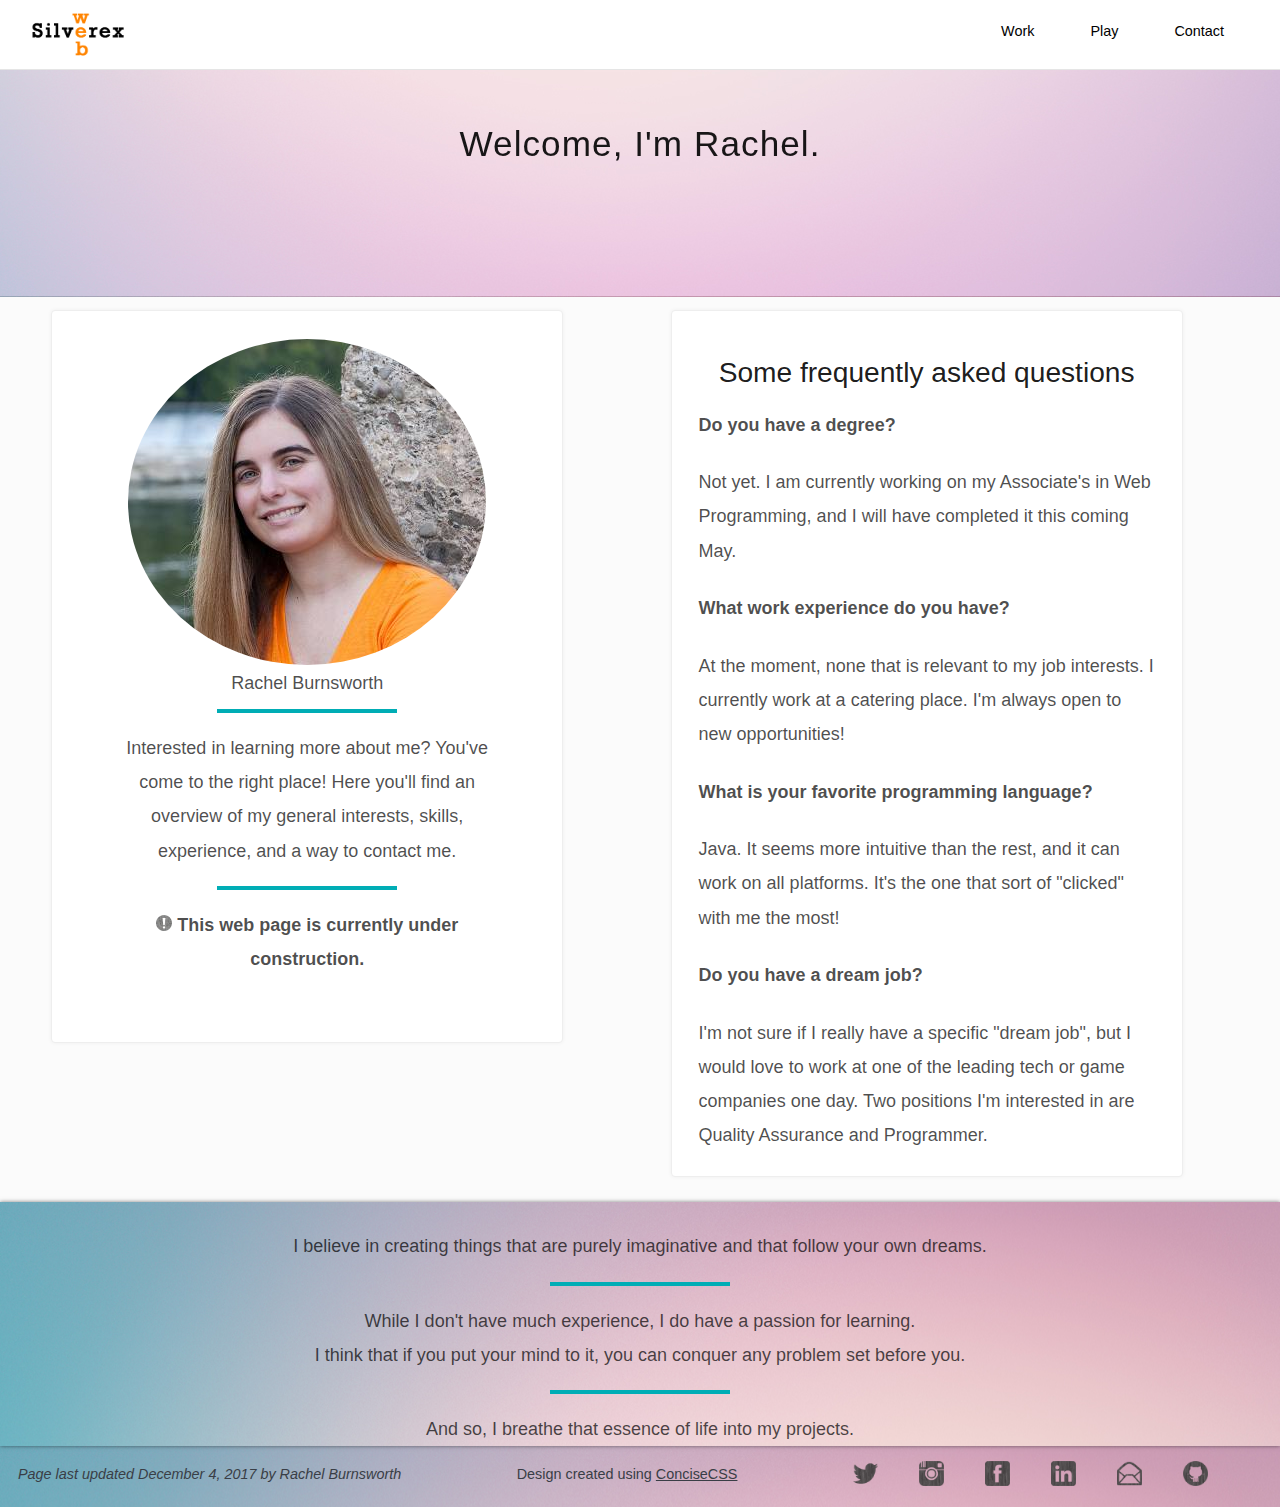
<file: index.html>
<!DOCTYPE html>
<html>
<head>
	<link rel="stylesheet" href="styles.css" type="text/css">
	<meta charset="UTF-8">
	<meta name="viewport" content="width=device-width">
	<meta name="description" content="Rachel Burnsworth is an upcoming developer with a strong desire to learn and improve.">
	<meta name="keywords" content="portfolio, rachel burnsworth, work, freelance">
	<link rel="shortcut icon" href="assets/icon.png">
	<title>Silverex</title>
</head>

<body>
	
	<nav class="navigation navigation__primary headroom--top">
		<a href="index.html"><img src="assets/silverex.png" id="navimg"></a>

		<ul class="navigation-links">
			<li class="navigation-item"><a href="work.html">Work</a></li>
			<li class="navigation-item"><a href="play.html">Play</a></li>
			<li class="navigation-item"><a href="contact.html">Contact</a></li>
		</ul>
	</nav>
	
	<header class="masthead masthead--third">	
	<h1 class="masthead__title">Welcome, I'm Rachel.</h1>
	</header>

	<!-- <div id="contentholder"> -->
	<div class="card">
		<img src="assets/photo.png" id="mainpicture" alt="photo of rachel">
		<p class="card-content">Rachel Burnsworth</p>

		<div class="card-content" style="margin-bottom: 0;">
			<hr style="width: 10rem; margin-top: .5rem;">
			<p class="card-content">Interested in learning more about me? You've come to the right place! Here you'll find an overview of my general interests, skills, experience, and a way to contact me.</p>
			<hr style="width: 10rem;">
			<p class="question"><img src="assets/warning-2-16.png"> This web page is currently under construction.</p><br><br>
		</div>

	</div>

	<div class="card">
		<h3>Some frequently asked questions</h3>
		<p class="question">Do you have a degree?</p>
			<p>Not yet. I am currently working on my Associate's in Web Programming, and I will have completed it this coming May.</p>
		<p class="question">What work experience do you have?</p>
			<p>At the moment, none that is relevant to my job interests. I currently work at a catering place. I'm always open to new opportunities!</p>
		<p class="question">What is your favorite programming language?</p>
			<p>Java. It seems more intuitive than the rest, and it can work on all platforms. It's the one that sort of "clicked" with me the most!</p>
		<p class="question">Do you have a dream job?</p>
			<p>I'm not sure if I really have a specific "dream job", but I would love to work at one of the leading tech or game companies one day. Two positions I'm interested in are Quality Assurance and Programmer.</p>
	</div>

	<div class="bottomcard">
		<div class="card-content">
		
			<p class="card-content">I believe in creating things that are purely imaginative and that follow your own dreams.</p>
			<hr style="width: 10rem">
			<p class="card-content">While I don't have much experience, I do have a passion for learning.</p>
			<p class="card-content">I think that if you put your mind to it, you can conquer any problem set before you.</p>
			<hr style="width: 10rem">
			<p class="card-content">And so, I breathe that essence of life into my projects.</p>
		</div>
	</div>

<!-- </div> -->

<footer>
	<p style="font-style: italic;" id="lastupdated">Page last updated December 4, 2017 by Rachel Burnsworth</p>
	<p>Design created using <a href="http://concisecss.com">ConciseCSS</a>
	<div id="socialicons">
		<li class="socialicon"><a href="http://twitter.com/rachilver"><img src="assets/twitter-32.png"></a></li>
		<li class="socialicon"><a href="http://instagram.com/rachilver"><img src="assets/instagram-32.png"></a></li>
		<li class="socialicon"><a href="https://www.facebook.com/profile.php?id=100012812177992"><img src="assets/facebook-3-32.png"></a></li>
		<li class="socialicon"><a href="http://linkedin.com/in/rachelburnsworth"><img src="assets/linkedin-3-32.png"></a></li>
		<li class="socialicon"><a href="mailto:rachel.livelife25@gmail.com"><img src="assets/email-32.png"></a></li>
		<li class="socialicon"><a href="https://github.com/silverex"><img src="assets/github-9-32.png"></a></li>
	</div>
</footer>

</body>
</html>
</file>
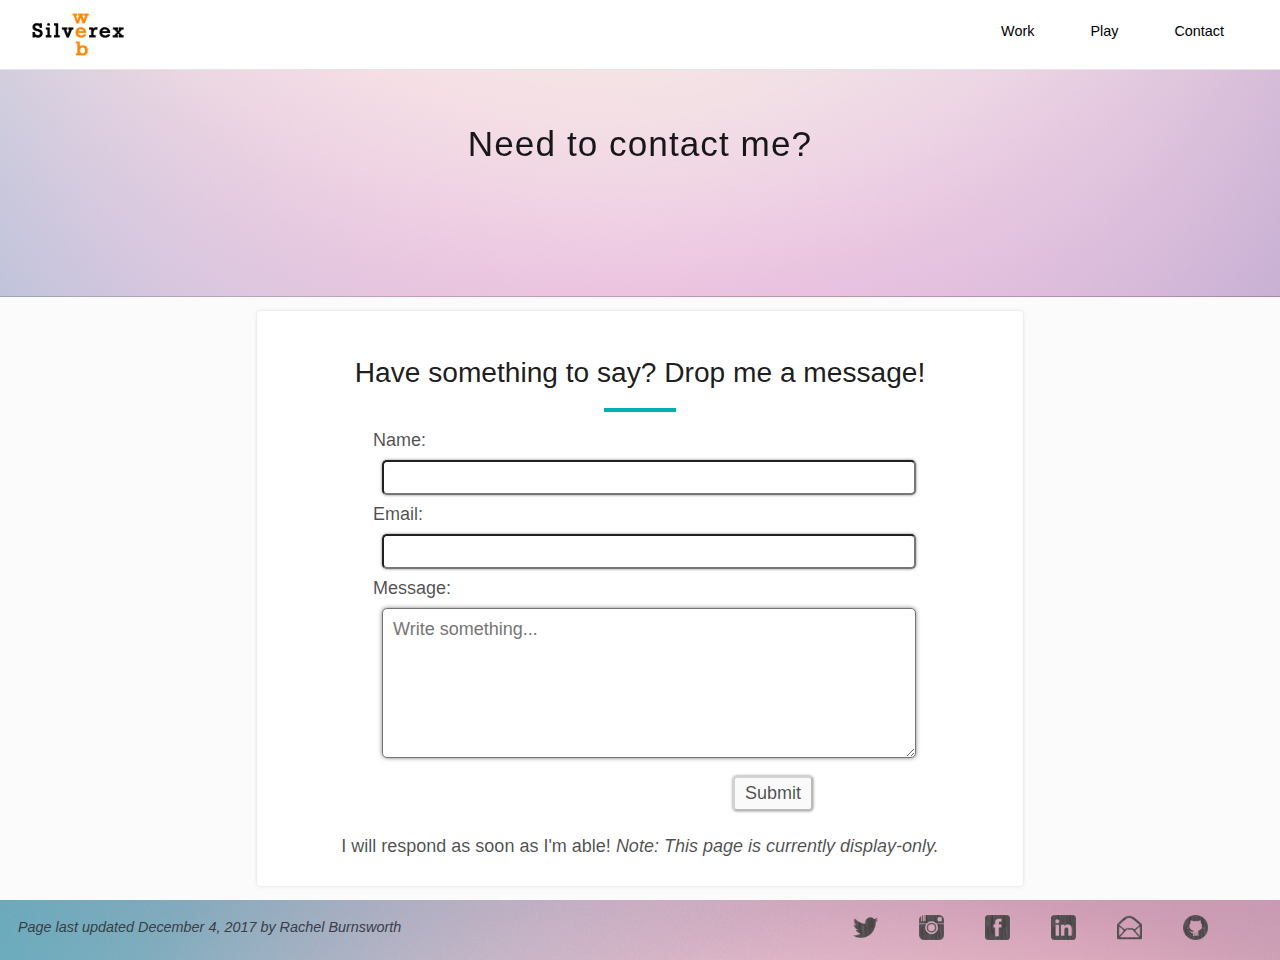
<file: contact.html>
<!DOCTYPE html>
<html>
<head>
	<link rel="stylesheet" href="styles.css" type="text/css">
	<meta charset="UTF-8">
	<meta name="viewport" content="width=device-width">
	<link rel="shortcut icon" href="assets/icon.png">
	<title>Silverex - Contact</title>
</head>

<body>
	
	<nav class="navigation navigation__primary headroom--top">

		<a href="index.html"><img src="assets/silverex.png" id="navimg"></a>

		<ul class="navigation-links">
			<li class="navigation-item"><a href="work.html">Work</a></li>
			<li class="navigation-item"><a href="play.html">Play</a></li>
			<li class="navigation-item"><a href="contact.html">Contact</a></li>
		</ul>
	</nav>
	
	<header class="masthead masthead--third">	
	<h1 class="masthead__title">Need to contact me?</h1>
	</header>
	<div class="contactcard">
	<div id="contactform">
	<h3>Have something to say? Drop me a message!</h3>
	<hr>
		<form class="inputform" action="action.php">
			<label>Name: <input type="text"></label>
			<label>Email: <input type="email"></label>
			<label>Message: <textarea placeholder="Write something..."></textarea></label>
			<input type="button" value="Submit" disabled style="width: 80px;">
		</form>
		<p style="text-align: center;">I will respond as soon as I'm able! <span style="font-style:italic">Note: This page is currently display-only.</span></p>
	</div>
	</div>
	<footer>
<p style="font-style: italic;">Page last updated December 4, 2017 by Rachel Burnsworth</p>
	<div id="socialicons">
			<li class="socialicon"><a href="http://twitter.com/rachilver"><img src="assets/twitter-32.png"></a></li>
			<li class="socialicon"><a href="http://instagram.com/rachilver"><img src="assets/instagram-32.png"></a></li>
			<li class="socialicon"><a href="https://www.facebook.com/profile.php?id=100012812177992"><img src="assets/facebook-3-32.png"></a></li>
			<li class="socialicon"><a href="http://linkedin.com/in/rachelburnsworth"><img src="assets/linkedin-3-32.png"></a></li>
			<li class="socialicon"><a href="mailto:rachel.livelife25@gmail.com"><img src="assets/email-32.png"></a></li>
			<li class="socialicon"><a href="https://github.com/silverex"><img src="assets/github-9-32.png"></a></li>
		</div>
</footer>
</body>
</html>
</file>
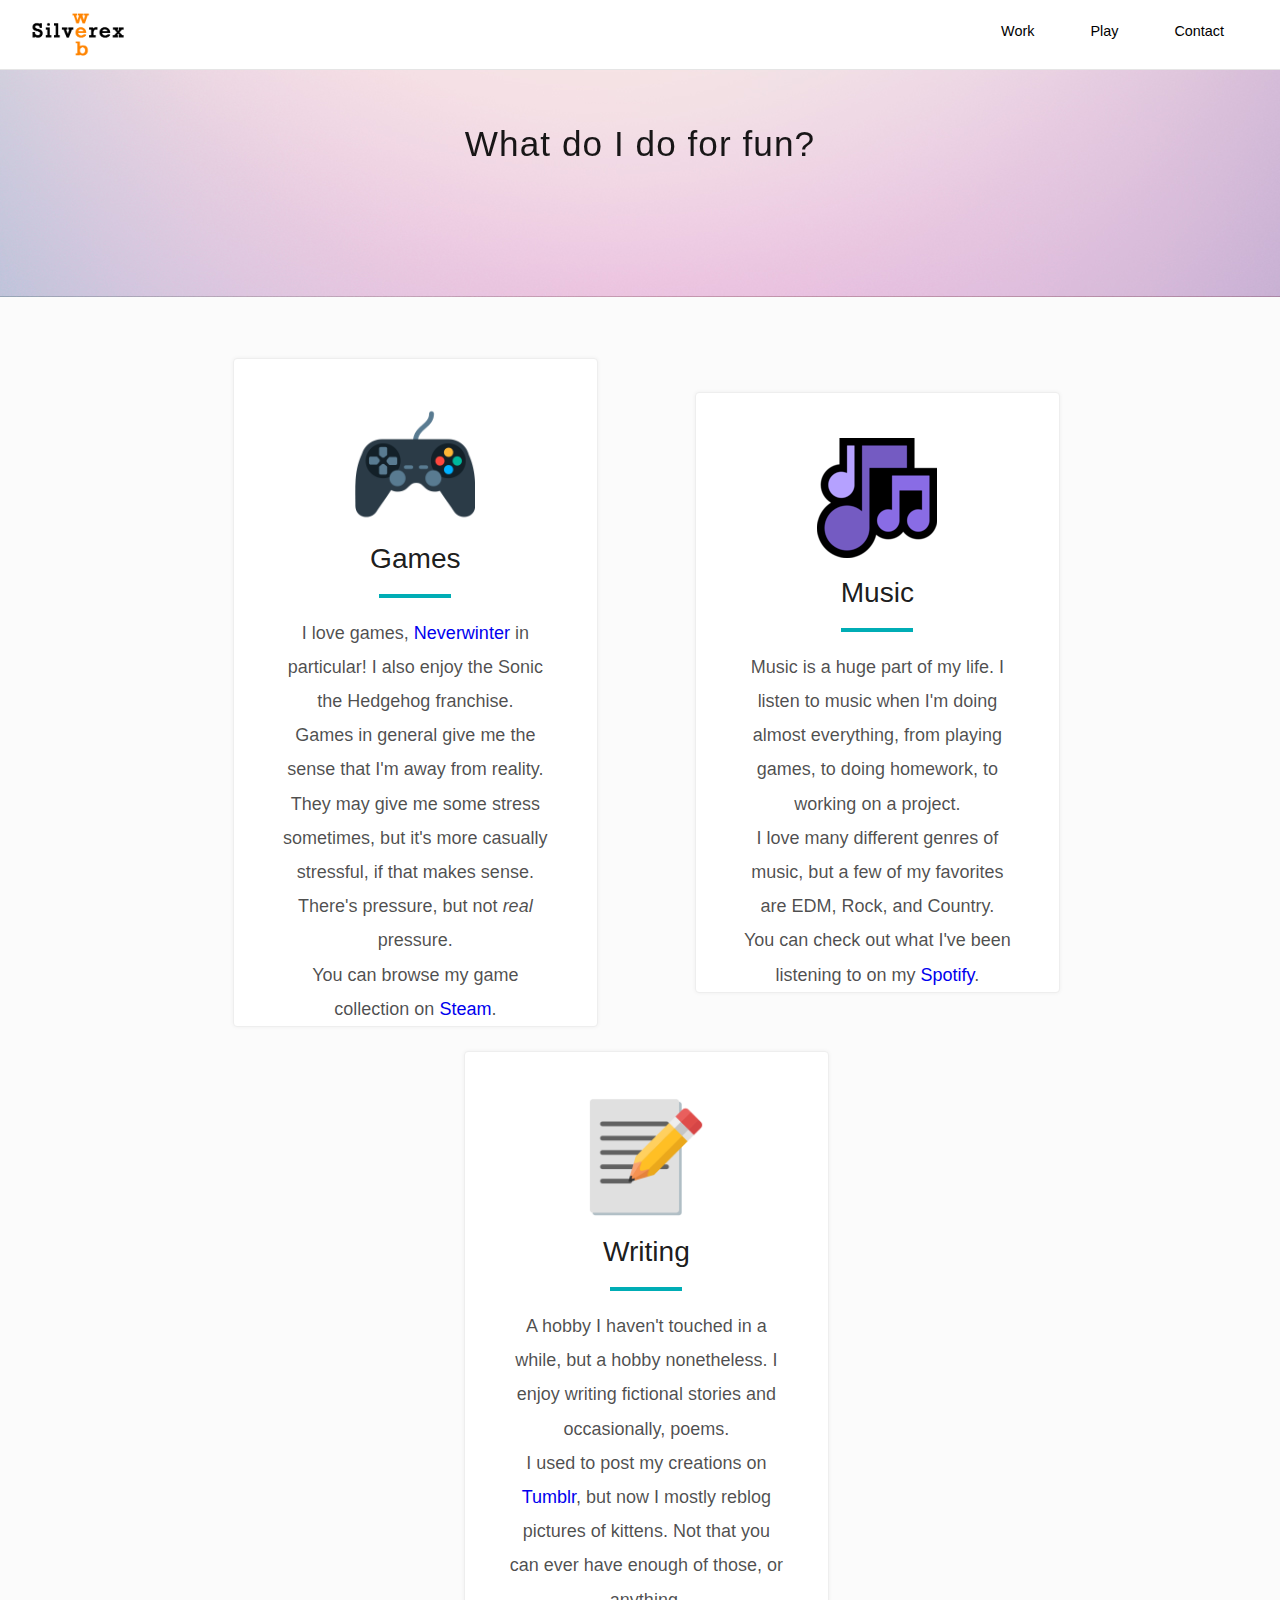
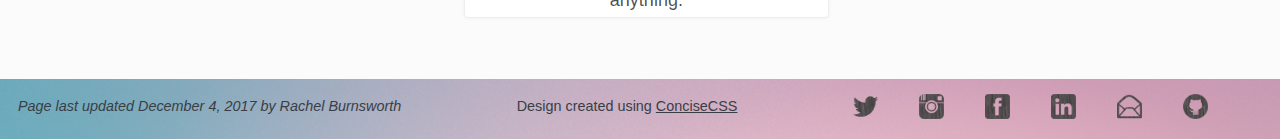
<file: play.html>
<!DOCTYPE html>
<html>
<head>
	<link rel="stylesheet" href="styles.css" type="text/css">
	<meta charset="UTF-8">
	<meta name="viewport" content="width=device-width">
	<link rel="shortcut icon" href="assets/icon.png">
	<title>Silverex - Play</title>
</head>

<body>
	
	<nav class="navigation navigation__primary headroom--top">
		<a href="index.html"><img src="assets/silverex.png" id="navimg"></a>
		<ul class="navigation-links">
			<li class="navigation-item"><a href="work.html">Work</a></li>
			<li class="navigation-item"><a href="play.html">Play</a></li>
			<li class="navigation-item"><a href="contact.html">Contact</a></li>
		</ul>
	</nav>
	
	<header class="masthead masthead--third">	
		<h1 class="masthead__title">What do I do for fun?</h1>
	</header>

	<div class="page__section">
		<div class="playcard">
			<img class="playicon" src="assets/games.png">
			<h3>Games</h3>
			<hr>
			<p class="card-content">I love games, <a href="https://www.arcgames.com/en/games/neverwinter">Neverwinter</a> in particular! I also enjoy the Sonic the Hedgehog franchise.</p>
			<p class="card-content">Games in general give me the sense that I'm away from reality. They may give me some stress sometimes, but it's more casually stressful, if that makes sense. There's pressure, but not <span style="font-style: italic;">real</span> pressure.</p>
			<p class="card-content">You can browse my game collection on <a href="http://steamcommunity.com/id/silvershadow97/">Steam</a>.</p>
		</div>
		<div class="playcard">
			<img class="playicon" src="assets/musicnote.png">
			<h3>Music</h3>
			<hr>
			<p class="card-content">Music is a huge part of my life. I listen to music when I'm doing almost everything, from playing games, to doing homework, to working on a project.</p>
			<p class="card-content">I love many different genres of music, but a few of my favorites are EDM, Rock, and Country.</p>
			<p class="card-content">You can check out what I've been listening to on my <a href="https://open.spotify.com/user/silver.ink">Spotify</a>.</p>
		</div>
		<div class="playcard">
			<img class="playicon" src="assets/writing.png">
			<h3>Writing</h3>
			<hr>
			<p class="card-content">A hobby I haven't touched in a while, but a hobby nonetheless. I enjoy writing fictional stories and occasionally, poems.</p>
			<p class="card-content">I used to post my creations on <a href="http://silverpoems.tumblr.com">Tumblr</a>, but now I mostly reblog pictures of kittens. Not that you can ever have enough of those, or anything.</p>
		</div>
	</div>

	<footer>
		<p style="font-style: italic;">Page last updated December 4, 2017 by Rachel Burnsworth</p>
		<p>Design created using <a href="http://concisecss.com">ConciseCSS</a>
		<div id="socialicons">
			<li class="socialicon"><a href="http://twitter.com/rachilver"><img src="assets/twitter-32.png"></a></li>
			<li class="socialicon"><a href="http://instagram.com/rachilver"><img src="assets/instagram-32.png"></a></li>
			<li class="socialicon"><a href="https://www.facebook.com/profile.php?id=100012812177992"><img src="assets/facebook-3-32.png"></a></li>
			<li class="socialicon"><a href="http://linkedin.com/in/rachelburnsworth"><img src="assets/linkedin-3-32.png"></a></li>
			<li class="socialicon"><a href="mailto:rachel.livelife25@gmail.com"><img src="assets/email-32.png"></a></li>
			<li class="socialicon"><a href="https://github.com/silverex"><img src="assets/github-9-32.png"></a></li>
		</div>

</footer>
</body>
</html>
</file>
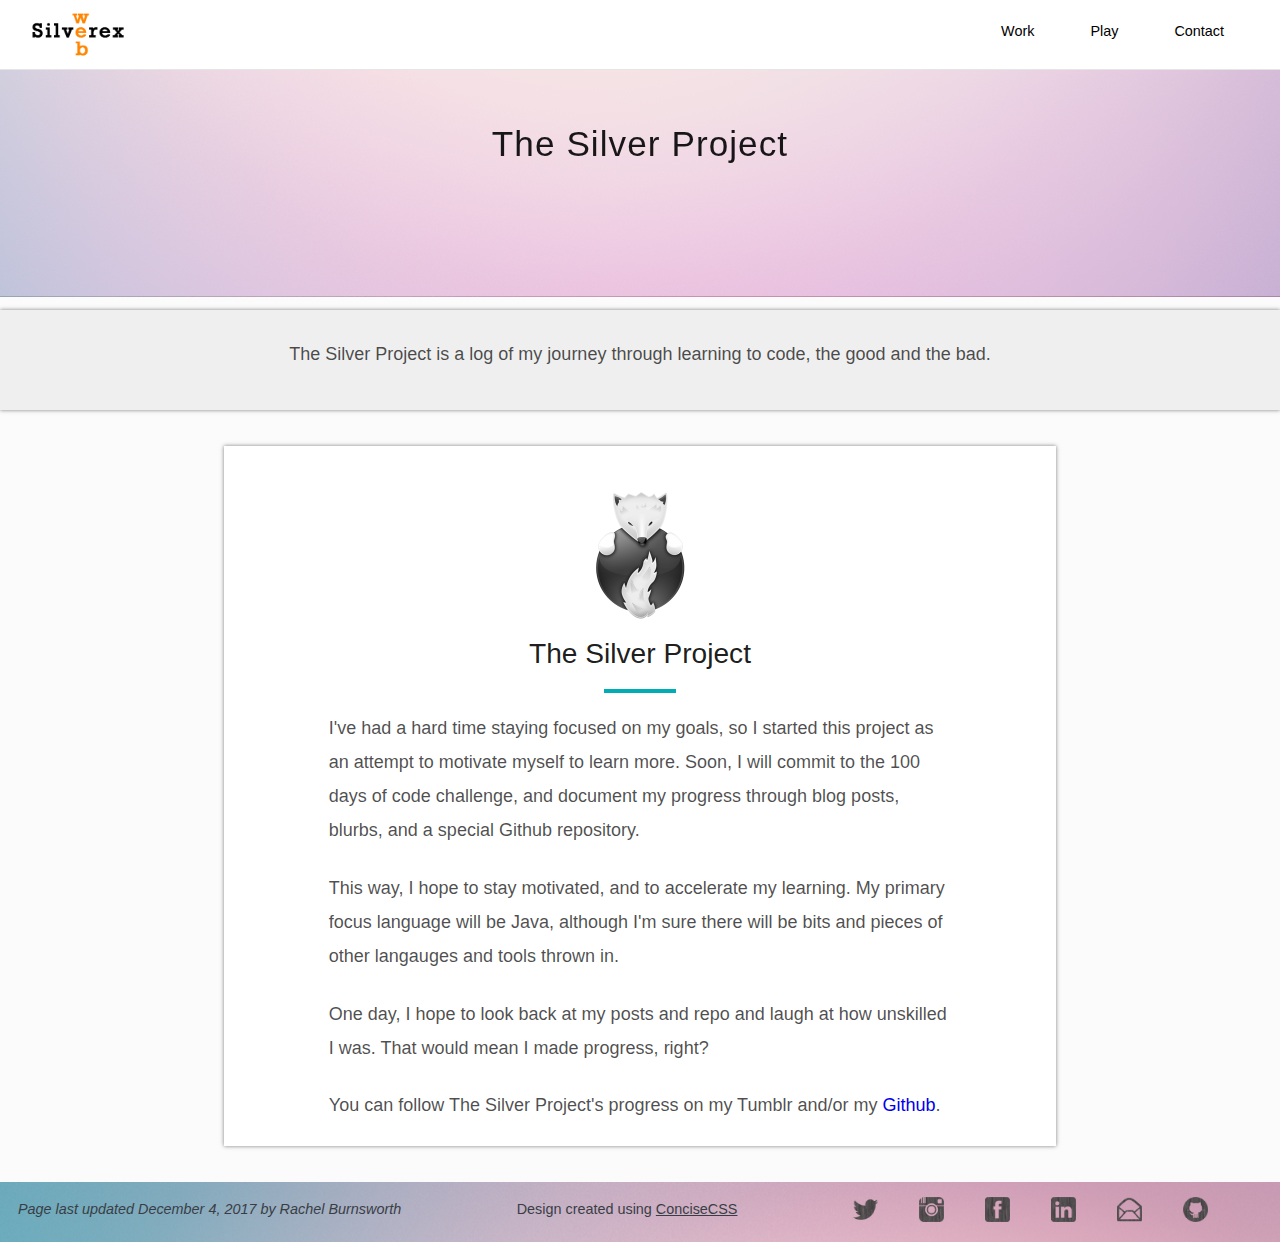
<file: silverproject.html>
<!DOCTYPE html>
<html>
<head>
	<link rel="stylesheet" href="styles.css" type="text/css">
	<meta charset="UTF-8">
	<meta name="viewport" content="width=device-width">
	<link rel="shortcut icon" href="assets/icon.png">
	<title>Silverex - The Silver Project</title>
</head>

<body>
	
	<nav class="navigation navigation__primary headroom--top">
		<a href="index.html"><img src="assets/silverex.png" id="navimg"></a>

		<ul class="navigation-links">
			<li class="navigation-item"><a href="work.html">Work</a></li>
			<li class="navigation-item"><a href="play.html">Play</a></li>
			<li class="navigation-item"><a href="contact.html">Contact</a></li>
		</ul>
	</nav>
	
	<header class="masthead masthead--third">	
	<h1 class="masthead__title">The Silver Project</h1>
	</header>

	<div class="topflush">
		<p class="card-content">The Silver Project is a log of my journey through learning to code, the good and the bad.</p>
	</div>

	<div id="contentholder">
		<div class="projectcard">
			<div id="silverprojectdesc">
				<img class="workicon" src="assets/fox.png">
				<h3>The Silver Project</h3>
				<hr>
				<p>I've had a hard time staying focused on my goals, so I started this project as an attempt to motivate myself to learn more. Soon, I will commit to the 100 days of code challenge, and document my progress through blog posts, blurbs, and a special Github repository.</p>
				<p>This way, I hope to stay motivated, and to accelerate my learning. My primary focus language will be Java, although I'm sure there will be bits and pieces of other langauges and tools thrown in.</p>
				<p>One day, I hope to look back at my posts and repo and laugh at how unskilled I was. That would mean I made progress, right?</p>
				<p>You can follow The Silver Project's progress on my Tumblr and/or my <a href="https://github.com/silverex">Github</a>.</p>
			</div>
		</div>
	</div>

<footer>
	<p style="font-style: italic;" id="lastupdated">Page last updated December 4, 2017 by Rachel Burnsworth</p>
	<p>Design created using <a href="http://concisecss.com">ConciseCSS</a>
	<div id="socialicons">
		<li class="socialicon"><a href="http://twitter.com/rachilver"><img src="assets/twitter-32.png"></a></li>
		<li class="socialicon"><a href="http://instagram.com/rachilver"><img src="assets/instagram-32.png"></a></li>
		<li class="socialicon"><a href="https://www.facebook.com/profile.php?id=100012812177992"><img src="assets/facebook-3-32.png"></a></li>
		<li class="socialicon"><a href="http://linkedin.com/in/rachelburnsworth"><img src="assets/linkedin-3-32.png"></a></li>
		<li class="socialicon"><a href="mailto:rachel.livelife25@gmail.com"><img src="assets/email-32.png"></a></li>
		<li class="socialicon"><a href="https://github.com/silverex"><img src="assets/github-9-32.png"></a></li>
	</div>
</footer>

</body>
</html>
</file>
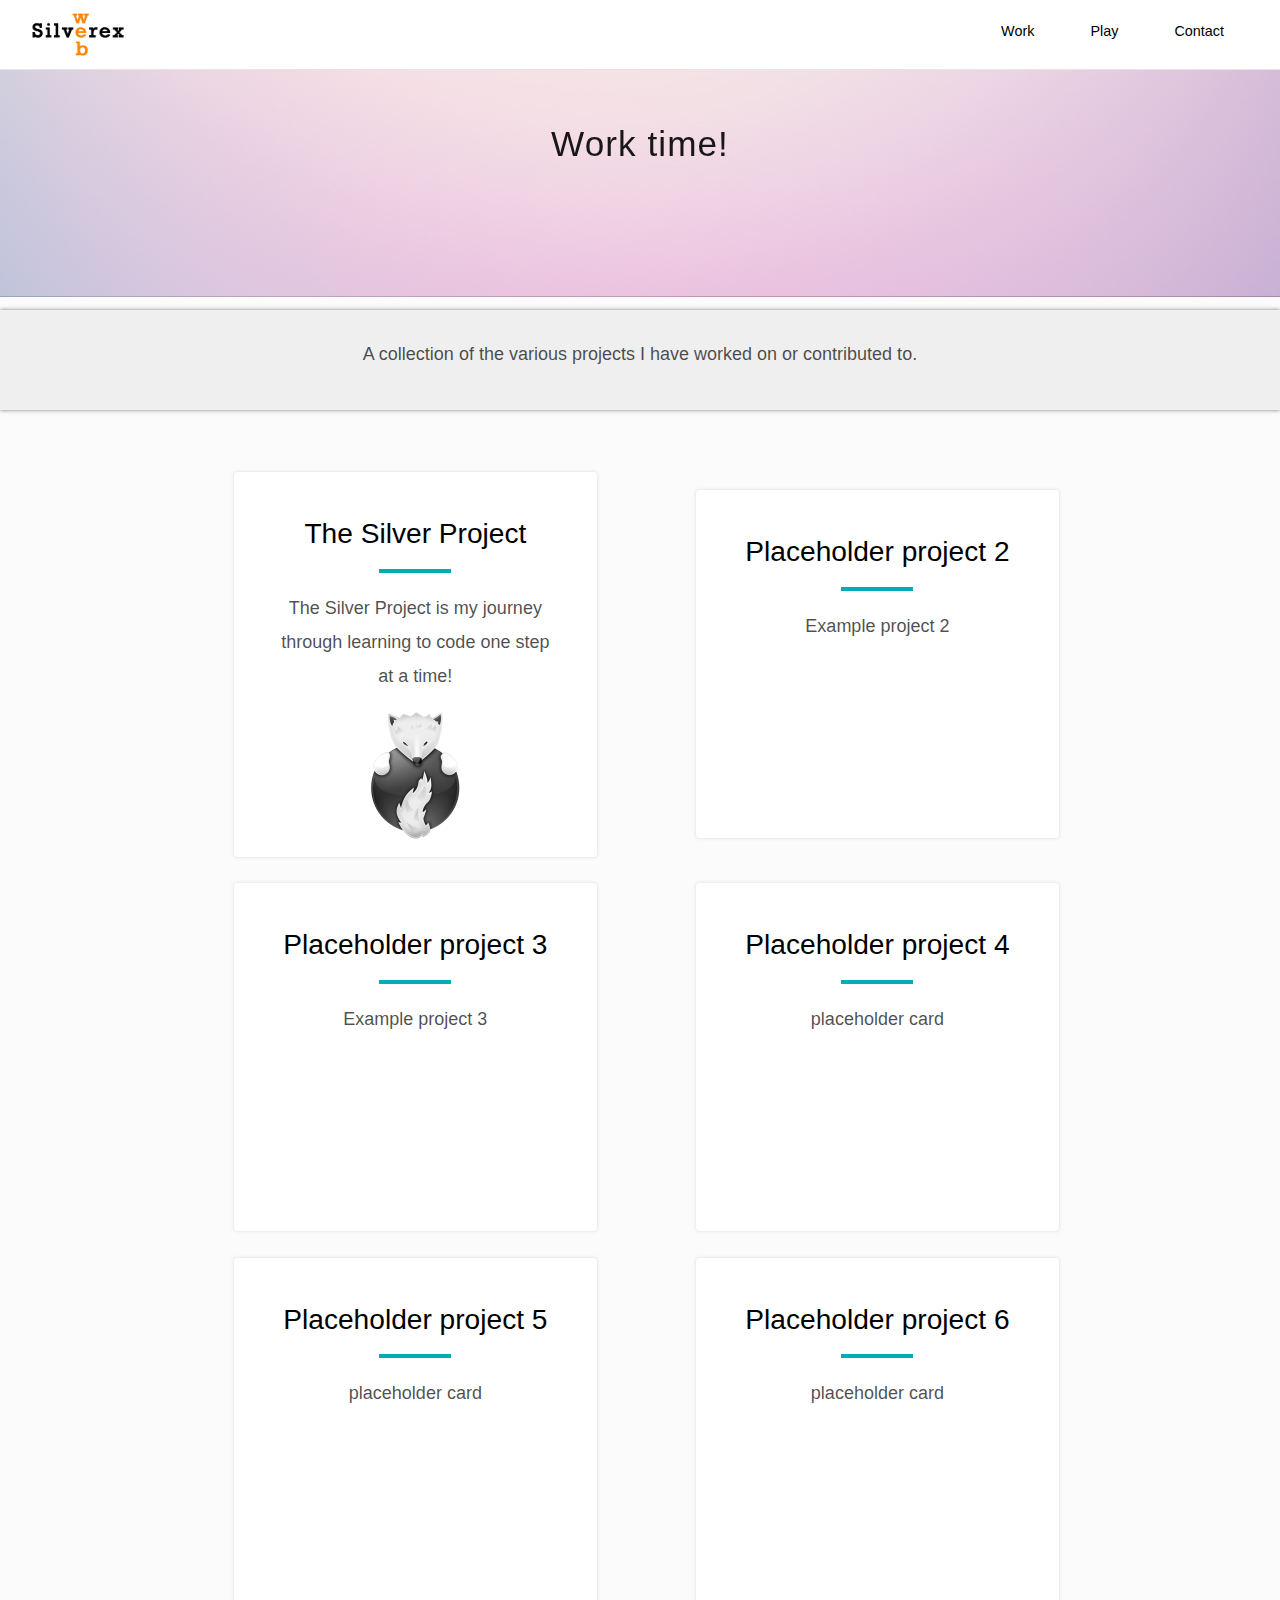
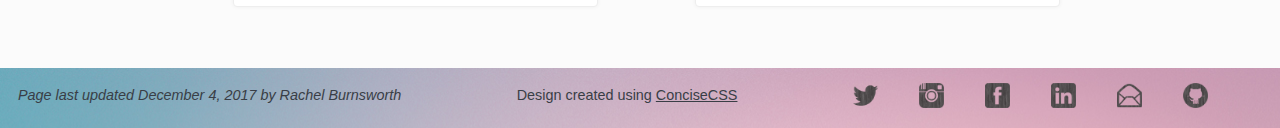
<file: work.html>
<!DOCTYPE html>
<html>
<head>
	<link rel="stylesheet" href="styles.css" type="text/css">
	<meta charset="UTF-8">
	<meta name="viewport" content="width=device-width">
	<link rel="shortcut icon" href="assets/icon.png">
	<title>Silverex - Work</title>
</head>

<body>
	
	<nav class="navigation navigation__primary headroom--top">
		<a href="index.html"><img src="assets/silverex.png" id="navimg"></a>

		<ul class="navigation-links">
			<li class="navigation-item"><a href="work.html">Work</a></li>
			<li class="navigation-item"><a href="play.html">Play</a></li>
			
			<li class="navigation-item"><a href="contact.html">Contact</a></li>
		</ul>
	</nav>
	
	<header class="masthead masthead--third">	
		<h1 class="masthead__title">Work time!</h1>
	</header>
	<div class="topflush">
		<p class="card-content">A collection of the various projects I have worked on or contributed to.</p>
	</div>

	<div class="page__section">
		<div class="workcard">
			<h3 class="projecttitle"><a href="silverproject.html">The Silver Project</a></h3>
			<hr>
			<p class="card-content">The Silver Project is my journey through learning to code one step at a time!</p>
			<div>
				<a href="silverproject.html"><img class="workicon" src="assets/fox.png"></a>
			</div>
		</div>

		<div class="workcard">
			<h3 class="projecttitle">Placeholder project 2</h3>
			<hr>
			<p class="card-content">Example project 2</p>
		</div>

		<div class="workcard">
			<h3 class="projecttitle">Placeholder project 3</h3>
			<hr>
			<p class="card-content">Example project 3</p>
		</div>

		<div class="workcard">
			<h3 class="projecttitle">Placeholder project 4</h3>
			<hr>
			<p class="card-content">placeholder card</p>
		</div>

		<div class="workcard">
			<h3 class="projecttitle">Placeholder project 5</h3>
			<hr>
			<p class="card-content">placeholder card</p>
		</div>

		<div class="workcard">
			<h3 class="projecttitle">Placeholder project 6</h3>
			<hr>
			<p class="card-content">placeholder card</p>
		</div>

	</div>
	<footer>
<p style="font-style: italic;">Page last updated December 4, 2017 by Rachel Burnsworth</p>
<p>Design created using <a href="http://concisecss.com/">ConciseCSS</a></p>
	<div id="socialicons">
			<li class="socialicon"><a href="http://twitter.com/rachilver"><img src="assets/twitter-32.png"></a></li>
			<li class="socialicon"><a href="http://instagram.com/rachilver"><img src="assets/instagram-32.png"></a></li>
			<li class="socialicon"><a href="https://www.facebook.com/profile.php?id=100012812177992"><img src="assets/facebook-3-32.png"></a></li>
			<li class="socialicon"><a href="http://linkedin.com/in/rachelburnsworth"><img src="assets/linkedin-3-32.png"></a></li>
			<li class="socialicon"><a href="mailto:rachel.livelife25@gmail.com"><img src="assets/email-32.png"></a></li>
			<li class="socialicon"><a href="https://github.com/silverex"><img src="assets/github-9-32.png"></a></li>
			</div>
</footer>
</body>
</html>
</file>
<file: styles.css>
* {
	box-sizing: border-box;
}
body {
    background: #fff;
}
ul {
	display: inline;
}

.navigation {
	display: flex;
	flex-direction: row;
	justify-content: space-between;
	z-index: 100;
	width: 100%;
	position: fixed;
	border-bottom: 1px solid rgba(0,0,0,0.1);
	transition: background 150ms linear, transform 150ms linear, -webkit-transform 150ms linear;
 
}
#namecolor {
	color: black;
}
#navimg {
	height: 50px;
	margin-left: 1rem;
	margin-top: .5rem;
	margin-bottom: .3rem;
}
.navigation .navigation-links {
	display: flex;
	align-items: stretch;
	list-style: none;
	padding: 0 1rem 0 0;
}

.navigation-item {
	display: block;
	text-align: center;
}
li {
	display: inline;
	margin-right: 20px;
}
.masthead--third {
	height: 15vh;
	justify-content: center;
	text-align: center;
}
.navigation-branding a {
	margin-top: 1rem;
	font-family: "proxima-nova", "Arial", "sans-serif";
}




html {
  font-family: sans-serif;
  
  -ms-text-size-adjust: 100%;
  
  -webkit-text-size-adjust: 100%;
   }



body {
  margin: 0; }




article,
aside,
details,
figcaption,
figure,
footer,
header,
hgroup,
main,
menu,
nav,
section,
summary {
  display: block; }



audio,
canvas,
progress,
video {
  display: inline-block;
  
  vertical-align: baseline;
   }



audio:not([controls]) {
  display: none;
  height: 0; }



[hidden],
template {
  display: none; }




a {
  background-color: transparent; }



a:active,
a:hover {
  outline: 0; }




abbr[title] {
  border-bottom: 1px dotted; }



b,
strong {
  font-weight: bold; }



dfn {
  font-style: italic; }



h1 {
  font-size: 2em;
  margin: 0.67em 0; }



mark {
  background: #ff0;
  color: #000; }



small {
  font-size: 80%; }



sub,
sup {
  font-size: 75%;
  line-height: 0;
  position: relative;
  vertical-align: baseline; }


sup {
  top: -0.5em; }


sub {
  bottom: -0.25em; }




img {
  border: 0; }



svg:not(:root) {
  overflow: hidden; }




figure {
  margin: 1em 40px; }



hr {
  box-sizing: content-box;
  height: 0; }



pre {
  overflow: auto; }



code,
kbd,
pre,
samp {
  font-family: monospace, monospace;
  font-size: 1em; }






input,
optgroup,
select,
textarea {
  color: inherit;
  box-shadow: 0px 0px 3px 0px rgba(0,0,0,0.5);
  font: inherit;
  width: 100%;
  margin: .5em;
  display: block;
  border-radius: 5px;
  padding: 5px;
   }



button {
  overflow: visible; }



button,
select {
  text-transform: none; }



button,
html input[type="button"],
input[type="reset"],
input[type="submit"] {
  -webkit-appearance: button;
  
  cursor: pointer;
   }



button[disabled],
html input[disabled] {
  cursor: default; }



button::-moz-focus-inner,
input::-moz-focus-inner {
  border: 0;
  padding: 0; }



input {
  line-height: normal; }



input[type="checkbox"],
input[type="radio"] {
  box-sizing: border-box;
  
  padding: 0;
   }



input[type="number"]::-webkit-inner-spin-button,
input[type="number"]::-webkit-outer-spin-button {
  height: auto; }



input[type="search"] {
  -webkit-appearance: textfield;
  
  box-sizing: content-box;
   }



input[type="search"]::-webkit-search-cancel-button,
input[type="search"]::-webkit-search-decoration {
  -webkit-appearance: none; }



fieldset {
  border: 1px solid #c0c0c0;
  margin: 0 2px;
  padding: 0.35em 0.625em 0.75em; }



legend {
  border: 0;
  
  padding: 0;
   }



textarea {
  overflow: auto; 
height: 150px;
width: 100%;
padding: 10px;
border-radius: 5px;
 box-shadow: 0px 0px 4px 0px rgba(0,0,0,0.5);}



optgroup {
  font-weight: bold; }




table {
  border-collapse: collapse;
  border-spacing: 0; }


td,
th {
  padding: 0; }


@-webkit-keyframes fadeInUp {
  0% {
    opacity: 0;
    -webkit-transform: translateY(20px);
    -ms-transform: translateY(20px);
    transform: translateY(20px); }
  100% {
    opacity: 1;
    -webkit-transform: translateY(0);
    -ms-transform: translateY(0);
    transform: translateY(0); } }
@keyframes fadeInUp {
  0% {
    opacity: 0;
    -webkit-transform: translateY(20px);
    -ms-transform: translateY(20px);
    transform: translateY(20px); }
  100% {
    opacity: 1;
    -webkit-transform: translateY(0);
    -ms-transform: translateY(0);
    transform: translateY(0); } }

html {
  font-size: 1.125em; }


body {
  background-color: #FBFBFB;
  font-family: "adelle", "Helvetica", "Arial", sans-serif;
  margin: 0;
  padding: 0;
  color: rgba(0, 0, 0, 0.7); }


a {
  text-decoration: none; }


button,
.button {
  background-color: #FFFFFF;
  border: none;
  color: rgba(0, 0, 0, 0.7);
  cursor: pointer;
  display: inline-block;
  line-height: 3;
  overflow: visible;
  padding: 0 2.5em;
  text-align: center;
  text-decoration: none;
  transition: 150ms;
  font-family: "proxima-nova", "Helvetica", "Arial", sans-serif;
  font-weight: normal;
  text-transform: uppercase;
  -webkit-user-select: none;
     -moz-user-select: none;
      -ms-user-select: none;
          user-select: none;
  vertical-align: middle;
  white-space: nowrap; }
  
  button:hover, button:focus,
  .button:hover,
  .button:focus {
    background-color: white;
    color: inherit;
    text-decoration: none; }
  
  button:focus, button:active,
  .button:focus,
  .button:active {
    outline: none; }
  
  button:active,
  .button:active {
    background-color: white; }
  
  button[disabled],
  .button[disabled] {
    background-color: #d5d5d5;
    color: rgba(0, 0, 0, 0.7);
    cursor: not-allowed; }


.button--xsm {
  font-size: 1.25em;
  line-height: 1.5;
  padding: 0 1.5em; }


.button--sm {
  font-size: 1.563em;
  line-height: 1.5;
  padding: 0 2em; }


.button--lg {
  font-size: 1.953em;
  line-height: 1.5;
  padding: 0 3em; }


.button--xlg {
  font-size: 2.441em;
  line-height: 1.5;
  padding: 0 3.5em; }


.button--full {
  width: 100%; }


.button--pill {
  border-radius: 50px; }


.button--flat {
  background-color: transparent;
  color: rgba(0, 0, 0, 0.7); }
  
  .button--flat:hover {
    background-color: rgba(0, 0, 0, 0.1);
    color: rgba(0, 0, 0, 0.7); }
  
  .button--flat[disabled] {
    background-color: transparent;
    color: rgba(0, 0, 0, 0.6); }


.button--bordered {
  background-color: transparent;
  border: 1px solid;
  color: #3D84A8; }
  
  .button--bordered:hover, .button--bordered:focus {
    background-color: #3D84A8;
    color: #FFFFFF; }


.device-frame {
  display: block;
  -webkit-transform-origin: top left;
      -ms-transform-origin: top left;
          transform-origin: top left; }
  
  .device-frame--nexus5x {
    background: url(/images/assets/device_frame_nexus5x.png) transparent top left no-repeat;
    background-size: cover;
    width: 239px;
    height: 491px;
    padding-top: 46px;
    padding-left: 11px; }


.device-viewport {
  display: block;
  background-color: red; }
  
  .device-viewport--nexus5x {
    width: 216px;
    height: 384px;
    width: 50px;
    height: 50px; }


hr {
  padding: 0;
  border: none;
  border-top: 4px solid #00adb5;
  width: 4rem;
  margin: 1rem auto 1rem auto; }


img {
  /*opacity: 0;*/
  transition: opacity 150ms ease-in; }


.cards {
  display: -webkit-flex;
  display: -ms-flexbox;
  display: flex;
  -webkit-flex-direction: column;
      -ms-flex-direction: column;
          flex-direction: column;
  -webkit-justify-content: center;
      -ms-flex-pack: center;
          justify-content: center;
  -webkit-align-items: stretch;
      -ms-flex-align: stretch;
          align-items: stretch;
  -webkit-flex-wrap: wrap;
      -ms-flex-wrap: wrap;
          flex-wrap: wrap; }
  @media all and (min-width: 47.5em) {
    
    .cards {
      -webkit-flex-direction: row;
          -ms-flex-direction: row;
              flex-direction: row;
      width: 80%; } }
  @media all and (min-width: 60em) {
    
    .cards {
      -webkit-flex-direction: row;
          -ms-flex-direction: row;
              flex-direction: row;
      width: 60%;
      margin-left: auto;
      margin-right: auto; } }


.card {
  border-radius: 4px;
  border: 1px solid #EEEEEE;
  margin: 1rem 1rem;
  padding: 1.5rem 1.5rem 0 1.5rem;
  min-height: 150px;
  background-color: #FFFFFF;
  box-shadow: 0px 0px 4px 0px rgba(0, 0, 0, 0.05);
  display: inline-block;
  vertical-align: top;
   }

  @media all and (min-width: 40em) {
    
    .card {
      margin-left: 80px;
      margin-right: 80px; } }
  @media all and (min-width: 47.5em) {
    
    .card {
      width: 40%;
      max-width: 80vw;
      margin: 1% 4%; } }


.card-title {
  font-family: "proxima-nova", "Helvetica", "Arial", sans-serif;
  font-size: 1.25em;
  color: #3D84A8; }


.card-content {
  font-size: 1em;
  width: 90%;
  margin: 0 auto;
  text-align: center; }


figure {
  margin: 1rem 0; }


figcaption {
  padding: 1rem 0 0 0;
  text-align: center;
  color: rgba(0, 0, 0, 0.6);
  font-size: 0.8em; }


blockquote {
  text-align: center;
  margin: 4rem auto; }


.blockquote__content {
  color: #3D84A8;
  margin: 0;
  font-style: italic;
  font-size: 1em;
  margin-right: 20px;
  margin-left: 20px; }
  @media all and (min-width: 40em) {
    
    .blockquote__content {
      font-size: 1.25em;
      margin-left: 20px;
      margin-right: 20px;
      margin-bottom: 1rem; } }
  @media all and (min-width: 47.5em) {
    
    .blockquote__content {
      font-size: 1.563em;
      max-width: 680px;
      margin-left: auto;
      margin-right: auto;
      margin-bottom: 2rem; } }
  @media all and (min-width: 60em) {
    
    .blockquote__content {
      max-width: 880px;
      margin-left: auto;
      margin-right: auto; } }


.blockquote__byline {
  color: #48466D; }
  @media all and (min-width: 40em) {
    
    .blockquote__byline {
      font-size: 1em; } }


h1, h2, h3, h4 {
  font-family: "proxima-nova", "Helvetica", "Arial", sans-serif;
  margin: 0 1rem 0.5em;
  font-weight: inherit;
  line-height: 1.2;
  color: rgba(0, 0, 0, 0.9);
  text-align: center; }


h1 {
  font-size: 2.441em;
  /*text-transform: uppercase;*/
  font-style: normal;
  font-weight: 600;
  margin-top: 0; }


h2 {
  font-size: 1.953em;
  font-weight: 500; }


h3 {
  font-size: 1.563em;
  font-style: normal;
  font-weight: 400;
  margin-top: 1rem;
  margin-bottom: 0; }


h4 {
  font-size: 1.25em; }


p {
  line-height: 1.9;
  margin-bottom: 1.3em; }


small, .font_small {
  font-size: 0.707em; }


.masthead {
  display: -webkit-flex;
  display: -ms-flexbox;
  display: flex;
  -webkit-flex-direction: column;
      -ms-flex-direction: column;
          flex-direction: column;
  -webkit-justify-content: flex-start;
      -ms-flex-pack: start;
          justify-content: flex-start;
  height: 100vh;
  width: 100%;
  border-bottom: 1px solid rgba(0, 0, 0, 0.05);
  background-position-x: 50%;
  background-position-y: 100%;
  background-repeat-x: no-repeat;
  background-repeat-y: no-repeat; }
  
  .masthead__title {
    color: rgba(0, 0, 0, 0.9);
    font-family: "proxima-nova", "Helvetica", "Arial", sans-serif;
    font-weight: 400;
    font-size: 1.563em;
    letter-spacing: 0.03em;
    text-align: center;
    margin: 0 20px;
    -webkit-animation-name: fadeInUp;
    animation-name: fadeInUp;
    -webkit-animation-iteration-count: 1;
    animation-iteration-count: 1;
    -webkit-animation-duration: 150ms;
    animation-duration: 150ms;
    -webkit-animation-delay: 0.7s;
    animation-delay: 0.7s;
    -webkit-animation-timing-function: ease-out;
    animation-timing-function: ease-out;
    -webkit-animation-fill-mode: both;
    animation-fill-mode: both;
    -webkit-backface-visibility: hidden;
    backface-visibility: hidden; }
    @media all and (min-width: 40em) {
      
      .masthead__title {
        font-size: 1.953em;
        margin: 0 auto 0.2em auto;
        width: 50%; } }
  
  .masthead__leader {
    color: rgba(0, 0, 0, 0.6);
    font-size: 1.125em;
    text-align: center;
    margin: 0 20px;
    -webkit-animation-name: fadeInUp;
    animation-name: fadeInUp;
    -webkit-animation-iteration-count: 1;
    animation-iteration-count: 1;
    -webkit-animation-duration: 150ms;
    animation-duration: 150ms;
    -webkit-animation-delay: 0.8s;
    animation-delay: 0.8s;
    -webkit-animation-timing-function: ease-out;
    animation-timing-function: ease-out;
    -webkit-animation-fill-mode: both;
    animation-fill-mode: both;
    -webkit-backface-visibility: hidden;
    backface-visibility: hidden; }
    @media all and (min-width: 40em) {
      
      .masthead__leader {
        margin: 0 auto;
        width: 50%; } }
  
  .masthead--dark .masthead__title,
  .masthead--dark .masthead__leader {
    color: #FFFFFF; }
  
  .masthead--light .masthead__title,
  .masthead--light .masthead__leader {
    color: #393E46; }
  
  .masthead--full {
    padding-top: 26vh;
    height: 660px;
    -webkit-justify-content: flex-start;
        -ms-flex-pack: start;
            justify-content: flex-start; }
  
  .masthead--half {
    height: 50vh;
    -webkit-justify-content: center;
        -ms-flex-pack: center;
            justify-content: center; }
  
  .masthead--third {
    height: 33vh;
    -webkit-justify-content: center;
        -ms-flex-pack: center;
            justify-content: center; }
  
  .masthead--quarter {
    height: 25vh;
    -webkit-justify-content: center;
        -ms-flex-pack: center;
            justify-content: center; }
  
  .masthead br {
    display: inline; }
    @media all and (min-width: 40em) {
      
      .masthead br {
        display: none; } }


.icon-facebook {
  fill: #3b5998; }


.icon-linkedin {
  fill: #0077b5; }


.icon-twitter {
  fill: #55acee; }


.icon-google-plus {
  fill: #dc4e41; }


.icon-medium {
  fill: #00ab6b; }


.icon-github {
  fill: #4183c4; }


.icon-dribbble {
  fill: #ea4c89; }


.icon-pinterest {
  fill: #bd081c; }


.headroom--pinned {
  -webkit-transform: translateY(0%);
      -ms-transform: translateY(0%);
          transform: translateY(0%); }


.headroom--unpinned {
  -webkit-transform: translateY(-100%);
      -ms-transform: translateY(-100%);
          transform: translateY(-100%); }


.headroom--top {
  background-color: white; }


.headroom--not-top {
  background-color: rgba(255, 255, 255, 0.98); }


.navigation {
  transition: background 150ms linear, -webkit-transform 150ms linear;
  transition: background 150ms linear, transform 150ms linear;
  transition: background 150ms linear, transform 150ms linear, -webkit-transform 150ms linear;
  border-bottom: 1px solid rgba(0, 0, 0, 0.1);
  position: fixed;
  top: 0;
  display: -webkit-flex;
  display: -ms-flexbox;
  display: flex;
  -webkit-flex-direction: row;
  -ms-flex-direction: row;
  flex-direction: row;
  -webkit-justify-content: space-between;
  -ms-flex-pack: justify;
  justify-content: space-between;
  width: 100%;
  font-family: "proxima-nova", "Helvetica", "Arial", sans-serif;
  z-index: 100;
  }
  
  .navigation .navigation-links {
    display: -webkit-flex;
    display: -ms-flexbox;
    display: flex;
    -webkit-flex-direction: column;
        -ms-flex-direction: column;
            flex-direction: column;
    -webkit-align-items: stretch;
        -ms-flex-align: stretch;
            align-items: stretch;
    list-style: none;
    margin: 0;
    padding: 0 1rem 0 0; }
    @media all and (min-width: 40em) {
      
      .navigation .navigation-links {
        -webkit-flex-direction: row;
            -ms-flex-direction: row;
                flex-direction: row; } }
  
  .navigation .navigation__toggle {
    display: block; }
    @media all and (min-width: 40em) {
      
      .navigation .navigation__toggle {
        display: none; } }


.navigation-branding {
  padding: 0 0 0 1rem; }
  
  .navigation-branding a {
    color: black;
    line-height: 62px;
    text-decoration: none;
    font-size: 1.25em;
    font-weight: normal; }


.navigation-item {
  text-align: center; }
  
  .navigation-item a {
    transition: border 150ms linear;
    color: black;
    display: block;
    text-decoration: none;
    line-height: 62px;
    padding: 0 1rem;
    border-bottom: 2px solid transparent;
    font-size: 0.8em; }
    
    .navigation-item a:hover {
      border-bottom: 2px solid #990000; }
  
  .navigation-item--active a {
    border-bottom: 2px solid #00adb5; }
  
  .navigation-item:not(.navigation__toggle) {
    display: none; }
  @media all and (min-width: 40em) {
    
    .navigation-item:not(.navigation__toggle) {
      display: block; } }

@media all and (min-width: 40em) {
  
  .navigation--mobile {
    display: none; } }

.navigation--mobile .navigation-links {
  display: -webkit-flex;
  display: -ms-flexbox;
  display: flex;
  -webkit-flex-direction: column;
      -ms-flex-direction: column;
          flex-direction: column;
  -webkit-align-items: stretch;
      -ms-flex-align: stretch;
          align-items: stretch;
  list-style: none;
  margin: 0;
  padding: 0 1rem 0 0; }

.navigation--mobile .navigation-item {
  display: block;
  font-family: "proxima-nova", "Helvetica", "Arial", sans-serif;
  border-top: 1px solid #EEEEEE; }
  
  .navigation--mobile .navigation-item a {
    border: none; }
    
    .navigation--mobile .navigation-item a:hover {
      border: none; }


footer {
/*  background-color: #FFFFFF;*/
background-image: url("assets/headerbackground.jpg");
  display: -webkit-flex;
  display: -ms-flexbox;
  display: flex;
  -webkit-flex-direction: column-reverse;
      -ms-flex-direction: column-reverse;
          flex-direction: column-reverse;
  -webkit-align-items: flex-start;
      -ms-flex-align: start;
          align-items: flex-start;
  -webkit-justify-content: space-between;
      -ms-flex-pack: justify;
          justify-content: space-between;
  -webkit-align-content: stretch;
      -ms-flex-line-pack: stretch;
          align-content: stretch; }
  @media all and (min-width: 40em) {
    
    footer {
      -webkit-flex-direction: column;
          -ms-flex-direction: column;
              flex-direction: column;
      -webkit-flex-direction: row;
          -ms-flex-direction: row;
              flex-direction: row; } }
  
  footer p {
    text-align: center;
    color: #393E46;
    font-size: 0.8em; }
    @media all and (min-width: 40em) {
      
      footer p {
        text-align: left;
        padding: 0 0 0 1rem; } }
  
  footer a {
    display: inline;
    color: #393E46;
    text-decoration: underline;
    text-align: center; }
    @media all and (min-width: 40em) {
      
      footer a {
        text-align: left; } }
  
  footer section {
    padding: 2rem 0;
    width: 100%; }


.footer__link-list {
  list-style: none;
  margin: 0 0;
  padding: 0;
  display: -webkit-flex;
  display: -ms-flexbox;
  display: flex;
  -webkit-flex-direction: row;
      -ms-flex-direction: row;
          flex-direction: row;
  -webkit-justify-content: space-around;
      -ms-flex-pack: distribute;
          justify-content: space-around;
  -webkit-align-items: center;
      -ms-flex-align: center;
          align-items: center; }
  @media all and (min-width: 40em) {
    
    .footer__link-list {
      -webkit-justify-content: flex-end;
          -ms-flex-pack: end;
              justify-content: flex-end;
      margin: 0 1rem 0 0; } }
  
  .footer__link-list a {
    display: block;
    padding: 0 0.5rem; }


.footer__list-item {
  display: block; }
  
  .footer__list-item svg {
    display: block;
    width: 24px; }
  
  .footer__list-item .icon-github,
  .footer__list-item .icon-linkedin,
  .footer__list-item .icon-dribbble,
  .footer__list-item .icon-twitter,
  .footer__list-item .icon-medium {
    fill: #393E46; }


.page {
  display: -webkit-flex;
  display: -ms-flexbox;
  display: flex;
  -webkit-flex-direction: column;
      -ms-flex-direction: column;
          flex-direction: column;
  -webkit-justify-content: center;
      -ms-flex-pack: center;
          justify-content: center;
  -webkit-align-items: center;
      -ms-flex-align: center;
          align-items: center;
  width: 100%; }
  
  .page:before, .page:after {
    content: "";
    display: table; }
  
  .page:after {
    clear: both; }
  
  .page__leader {
    color: rgba(0, 0, 0, 0.8);
    font-size: 1.125em;
    text-align: center;
    margin: 0 auto;
    width: 40vw; }


.header__backdrop {
  width: 100%;
  height: 100%;
  background-position: bottom center;
  background-repeat: no-repeat; }
  
  .header__backdrop:before, .header__backdrop:after {
    content: "";
    display: table; }
  
  .header__backdrop:after {
    clear: both; }


.page__section {
  display: -webkit-flex;
  display: -ms-flexbox;
  display: flex;
  -webkit-flex-direction: row;
      -ms-flex-direction: row;
          flex-direction: row;
  -webkit-justify-content: center;
      -ms-flex-pack: center;
          justify-content: center;
  -webkit-align-items: center;
      -ms-flex-align: center;
          align-items: center;
  width: 100%;
  max-width: 95%;
  padding: 2rem 0;
  margin: 1% 3%;
  flex-wrap: wrap;}
  
  .page__section:before, .page__section:after {
    content: "";
    display: table; }
  
  .page__section:after {
    clear: both; }

.page__content {
  -webkit-justify-content: center;
      -ms-flex-pack: center;
          justify-content: center;
  -webkit-align-items: center;
      -ms-flex-align: center;
              -ms-grid-row-align: center;
          align-items: center; }
  
  .page__content:before, .page__content:after {
    content: "";
    display: table; }
  
  .page__content:after {
    clear: both; }
  
  .page__content h1 {
    font-family: "proxima-nova", "Helvetica", "Arial", sans-serif;
    font-size: 1em;
    letter-spacing: 0.18rem;
    margin-bottom: 1rem;
    text-align: center; }
  
  .page__content h2 {
    font-family: "proxima-nova", "Helvetica", "Arial", sans-serif;
    font-size: 1.563em;
    margin-top: 0; }
    @media all and (min-width: 40em) {
      
      .page__content h2 {
        font-size: 1.953em; } }
  
  .page__content h3 {
    font-size: 1.25em; }
    @media all and (min-width: 40em) {
      
      .page__content h3 {
        font-size: 1.563em; } }
  
  .page__content h4 {
    font-family: "proxima-nova", "Helvetica", "Arial", sans-serif;
    font-size: 1.25em; }
  
  .page__content > p, .page__content > ul, .page__content > h1, .page__content > h2, .page__content > h3, .page__content > h4, .page__content > h5 {
    max-width: none;
    margin-right: 2rem;
    margin-left: 2rem; }
    @media all and (min-width: 40em) {
      
      .page__content > p, .page__content > ul, .page__content > h1, .page__content > h2, .page__content > h3, .page__content > h4, .page__content > h5 {
        margin-left: 80px;
        margin-right: 80px; } }
    @media all and (min-width: 47.5em) {
      
      .page__content > p, .page__content > ul, .page__content > h1, .page__content > h2, .page__content > h3, .page__content > h4, .page__content > h5 {
        max-width: 80vw;
        margin-left: auto;
        margin-right: auto; } }
    @media all and (min-width: 60em) {
      
      .page__content > p, .page__content > ul, .page__content > h1, .page__content > h2, .page__content > h3, .page__content > h4, .page__content > h5 {
        max-width: 50vw; } }
  
  .page__content--image {
    padding: 0;
    width: 100%; }
    
    .page__content--image image {
      width: 100%; }
  
  .page__content--span {
    display: -webkit-flex;
    display: -ms-flexbox;
    display: flex;
    -webkit-flex-direction: column;
        -ms-flex-direction: column;
            flex-direction: column;
    -webkit-justify-content: center;
        -ms-flex-pack: center;
            justify-content: center;
    -webkit-align-items: center;
        -ms-flex-align: center;
            align-items: center;
    max-width: none;
    margin: auto; }


.page__section--two-up {
  -webkit-flex-direction: column-reverse;
      -ms-flex-direction: column-reverse;
          flex-direction: column-reverse;
  -webkit-justify-content: flex-start;
      -ms-flex-pack: start;
          justify-content: flex-start;
  -webkit-align-items: stretch;
      -ms-flex-align: stretch;
              -ms-grid-row-align: stretch;
          align-items: stretch; }
  @media all and (min-width: 40em) {
    
    .page__section--two-up {
      -webkit-flex-direction: row;
          -ms-flex-direction: row;
              flex-direction: row; } }
  
  .page__section--two-up .page__content {
    width: 100%; }
    
    .page__section--two-up .page__content .button {
      width: 100%; }
    @media all and (min-width: 40em) {
      
      .page__section--two-up .page__content {
        width: 50%; }
        
        .page__section--two-up .page__content .button {
          width: auto; } }
    
    .page__section--two-up .page__content > p, .page__section--two-up .page__content > ul, .page__section--two-up .page__content > h1, .page__section--two-up .page__content > h2, .page__section--two-up .page__content > h3, .page__section--two-up .page__content > h4 {
      max-width: none;
      margin-right: 20px;
      margin-left: 20px; }


.media--fluid {
  width: 100%; }


em.leader {
  display: block;
  font-size: 1.25em;
  font-style: normal;
  max-width: none;
  margin-right: 2rem;
  margin-left: 2rem; }
  @media all and (min-width: 40em) {
    
    em.leader {
      margin-left: 80px;
      margin-right: 80px; } }
  @media all and (min-width: 47.5em) {
    
    em.leader {
      max-width: 80vw;
      margin-left: auto;
      margin-right: auto; } }
  @media all and (min-width: 60em) {
    
    em.leader {
      max-width: 50vw; } }


.project {
  display: -webkit-flex;
  display: -ms-flexbox;
  display: flex;
  -webkit-flex-direction: column-reverse;
      -ms-flex-direction: column-reverse;
          flex-direction: column-reverse;
  -webkit-justify-content: center;
      -ms-flex-pack: center;
          justify-content: center;
  -webkit-align-items: center;
      -ms-flex-align: center;
          align-items: center;
  padding: 4rem 0;
  width: 100%;
  max-height: none; }
  @media all and (min-width: 40em) {
    
    .project {
      -webkit-flex-direction: row;
          -ms-flex-direction: row;
              flex-direction: row;
      padding: 7rem 40px;
      max-height: 660px; } }
  @media all and (min-width: 47.5em) {
    
    .project {
      padding: 7rem 10vw; } }
  @media all and (min-width: 60em) {
    
    .project {
      padding: 7rem 22vw; } }
  
  .project .project__content {
    padding: 0 20px;
    width: 100%; }
    @media all and (min-width: 40em) {
      
      .project .project__content {
        width: 50%; } }
  
  .project h3, .project p {
    text-align: center; }
    @media all and (min-width: 40em) {
      
      .project h3, .project p {
        text-align: left; } }
  
  .project small {
    display: block;
    color: #FFFFFF; }
  
  .project--dark h3, .project--dark p, .project--dark a {
    color: #FFFFFF; }
  
  .project--light h3, .project--light p, .project--light a {
    color: #393E46; }


.project--tango-out {
  background: url("../images/work/tango-out/masthead-tango-out.jpg") top center no-repeat;
  background-size: cover; }
  
  .project--tango-out a.button {
    color: #2AC0F1; }


.project--tango-video {
  background: url("../images/work/tango-video-calling/masthead-tango-video-calling.jpg") top center no-repeat;
  background-size: cover; }
  
  .project--tango-video a.button {
    color: #FE6443; }


.project--recurly-app {
  background: url("../images/work/recurly-app/masthead-recurly-bg.jpg") top center no-repeat;
  background-size: cover; }
  
  .project--recurly-app a.button {
    color: #723080; }


.shareit {
  display: -webkit-flex;
  display: -ms-flexbox;
  display: flex;
  -webkit-flex-direction: column;
      -ms-flex-direction: column;
          flex-direction: column;
  -webkit-justify-content: center;
      -ms-flex-pack: center;
          justify-content: center;
  -webkit-align-content: center;
      -ms-flex-line-pack: center;
          align-content: center;
  padding: 3rem 20px;
  width: 100%; }
  @media all and (min-width: 40em) {
    
    .shareit {
      padding: 5rem 0; } }
  
  .shareit em {
    font-size: 1.563em;
    text-align: center; }
  
  .shareit ul {
    display: -webkit-flex;
    display: -ms-flexbox;
    display: flex;
    -webkit-flex-direction: row;
        -ms-flex-direction: row;
            flex-direction: row;
    -webkit-justify-content: center;
        -ms-flex-pack: center;
            justify-content: center;
    -webkit-align-content: center;
        -ms-flex-line-pack: center;
            align-content: center;
    list-style: none;
    padding: 0;
    margin: 2rem 0 0; }
  
  .shareit a {
    display: block;
    padding: 0 1rem; }
  
  .shareit svg {
    display: block;
    width: 36px; }


.pagination {
  height: 160px;
  background-color: #393E46; }
  
  .pagination ul {
    display: -webkit-flex;
    display: -ms-flexbox;
    display: flex;
    -webkit-flex-direction: column;
        -ms-flex-direction: column;
            flex-direction: column;
    -webkit-justify-content: space-around;
        -ms-flex-pack: distribute;
            justify-content: space-around;
    -webkit-align-items: center;
        -ms-flex-align: center;
            align-items: center;
    list-style: none;
    margin: 0;
    padding: 0;
    width: 100%;
    height: 100%; }
    @media all and (min-width: 40em) {
      
      .pagination ul {
        -webkit-flex-direction: row;
            -ms-flex-direction: row;
                flex-direction: row;
        -webkit-justify-content: space-between;
            -ms-flex-pack: justify;
                justify-content: space-between;
        padding: 0 2rem; } }
  
  .pagination a {
    color: #FFFFFF; }
  
  .pagination--prev::before {
    content: "← "; }
  
  .pagination--next::after {
    content: " →"; }


.skill-graph {
  width: 100%;
  background-color: #FFFFFF;
  box-shadow: 0px 0px 4px 0px rgba(0, 0, 0, 0.05);
  border-radius: 4px;
  border: 1px solid #EEEEEE;
  overflow: hidden; }


.stacked-bars {
  padding: 0;
  margin: 0;
  width: 100%;
  list-style: none;
  display: -webkit-flex;
  display: -ms-flexbox;
  display: flex;
  -webkit-flex-direction: row;
      -ms-flex-direction: row;
          flex-direction: row;
  -webkit-align-content: flex-start;
      -ms-flex-line-pack: start;
          align-content: flex-start;
  -webkit-justify-content: flex-start;
      -ms-flex-pack: start;
          justify-content: flex-start; }


.skill-segment {
  display: block;
  height: 10px; }


.skill-name, .skill-value {
  display: none; }


.skill-legend {
  list-style: none;
  margin: 0;
  padding: 0;
  display: -webkit-flex;
  display: -ms-flexbox;
  display: flex;
  -webkit-flex-direction: column;
      -ms-flex-direction: column;
          flex-direction: column;
  -webkit-align-content: flex-start;
      -ms-flex-line-pack: start;
          align-content: flex-start;
  -webkit-justify-content: flex-start;
      -ms-flex-pack: start;
          justify-content: flex-start; }
  @media all and (min-width: 40em) {
    
    .skill-legend {
      -webkit-flex-direction: row;
          -ms-flex-direction: row;
              flex-direction: row;
      -webkit-align-content: space-between;
          -ms-flex-line-pack: justify;
              align-content: space-between;
      -webkit-justify-content: space-between;
          -ms-flex-pack: justify;
              justify-content: space-between; } }


.legend-item {
  -webkit-flex-grow: 1;
      -ms-flex-positive: 1;
          flex-grow: 1;
  padding: 0.5rem 1rem;
  text-align: left; }
  @media all and (min-width: 40em) {
    
    .legend-item {
      padding: 1rem 1rem;
      text-align: center; } }


.legend-name, .legend-value {
  font-size: 0.8em;
  padding: 0 .25rem; }


.legend-color {
  display: inline-block;
  height: 0.5rem;
  width: 0.5rem;
  border-radius: 50%;
  margin: 0 0.25rem 0 0; }


.is-pressable:active {
  position: relative;
  top: 1px; }


* {
  box-sizing: border-box; }
#navname {
	margin-top: .5rem;
}
#mainpicture {
	display:table-cell;
	vertical-align:middle;
	text-align:center;
	margin: 0 auto;
	border: 1.5px solid white;
	border-radius: 50%;
}
header {
	background-image: url("assets/headerbackground.jpg");
}
.contactcard {
  border-radius: 4px;
  border: 1px solid #EEEEEE;
  margin: 1rem 1rem;
  padding: 1.5rem 1.5rem 0 1.5rem;
  min-height: 150px;
  background-color: #FFFFFF;
  box-shadow: 0px 0px 4px 0px rgba(0, 0, 0, 0.05);
  display: inline-block;
   }

  @media all and (min-width: 40em) {
    
    .contactcard {
      margin-left: 80px auto;
      margin-right: 80px auto; } }
  @media all and (min-width: 47.5em) {
    
    .contactcard {
      width: 100%;
      max-width: 60vw;
      margin: 1% 20%; } }

.inputform {
	width: 75%;
	margin: 0 auto;
}
.inputform input[type=button] {
	border-radius: 4px;
	margin: 1em 20em;
	text-align: center;
}
.socialicon {
	height: 16px;
	width: 16px;
	margin: 1rem;
	color: white;
}
.socialicon img {
	height: 25px;
	width: 25px;
}
.socialicon img:hover {
	box-shadow: 0px 0px 3px 0px rgba(0, 0, 0, 0.5);
}
#socialicons {
	margin-top: auto;
	margin-bottom: auto;
	text-align: center;
	align-items: center;
	margin-right: 3rem;
	align-content: right;
	align-items: right;
}
.question {
	font-weight: bold;
}
#contentholder {
	align-content: center;
	align-items: center;
	margin: 0 auto;
	display: flex;
	flex-flow: row;
}
.workcard {
  border-radius: 4px;
  border: 1px solid #EEEEEE;
  margin: 1rem 1rem;
  padding: 1.5rem 1.5rem 0 1.5rem;
  min-height: 350px;
  /* max-height: 350px; */
  background-color: #FFFFFF;
  box-shadow: 0px 0px 4px 0px rgba(0, 0, 0, 0.05);
  display: inline;
  vertical-align: top;
  overflow: hidden;

   }

  @media all and (min-width: 40em) {
    
    .workcard {
      margin-left: auto;
      margin-right: auto;
vertical-align: top;	  } }
  @media all and (min-width: 47.5em) {
    
    .workcard {
      width: 30%;
      max-width: 100vw;
      margin: 1% 4%; 
	  vertical-align: top;
	  overflow: hidden;} }
.playcard {
  border-radius: 4px;
  border: 1px solid #EEEEEE;
  margin: 1rem 1rem;
  padding: 1.5rem 1.5rem 0 1.5rem;
  min-height: 150px;
  /* max-height: 500px; */
  background-color: #FFFFFF;
  box-shadow: 0px 0px 4px 0px rgba(0, 0, 0, 0.05);
  display: inline;
  vertical-align: top;

   }

  @media all and (min-width: 40em) {
    
    .playcard {
      margin-left: auto;
      margin-right: auto; } }
  @media all and (min-width: 47.5em) {
    
    .playcard {
      width: 30%;
      max-width: 100vw;
      margin: 1% 4%; } }



.bottomcard {
  /*border-radius: 4px;*/
  /*border: 1px solid #EEEEEE*/;
  margin: 3rem auto;
  padding: 1.5rem 1.5rem 0 1.5rem;
  min-height: 150px;
  background-color: #FFFFFF;
  box-shadow: 0px 0px 4px 0px rgba(0, 0, 0, 0.5);
  display: inline-block;

   }

  @media all and (min-width: 40em) {
    
    .bottomcard {
      margin-left: auto;
      margin-right: auto; } }
  @media all and (min-width: 47.5em) {
    
    .bottomcard {
      width: 100%;
      max-width: 100vw;
      margin: 1% 0 0 0;
      display: inline-grid;
      background-image: url("assets/headerbackground.jpg"); } }

.topflush {

  margin: 3rem auto;
  padding: 1.5rem 1.5rem 0 1.5rem;
  min-height: 100px;
  background-color: #FFFFFF;
  box-shadow: 0px 0px 4px 0px rgba(0, 0, 0, 0.5);
  display: inline-block;

   }

  @media all and (min-width: 40em) {
    
    .topflush {
      margin-left: auto;
      margin-right: auto; } }
  @media all and (min-width: 47.5em) {
    
    .topflush {
      width: 100%;
      max-width: 100vw;
      margin: 1% 0 0 0;
      display: inline-grid;
      background-color: rgba(10,10,10,0.05); } }
  .projecttitle {
  	color: black;
  }
  .projecttitle a {
  	color:black;
  }
  .projectitle a:hover {
  	color: darkpurple;
  }
  .workicon {
  	display:table-cell;
	vertical-align:middle;
	text-align:center;
	margin: 1rem auto;
  }
  .projectcard {

  margin: 3rem auto;
  padding: 1.5rem 1.5rem 0 1.5rem;
  min-height: 100px;
  background-color: #FFFFFF;
  box-shadow: 0px 0px 4px 0px rgba(0, 0, 0, 0.5);
  display: inline-block;

   }

  @media all and (min-width: 40em) {
    
    .projectcard {
      margin-left: auto;
      margin-right: auto; } }
  @media all and (min-width: 47.5em) {
    
    .projectcard {
      width: 65%;
      max-width: 100vw;
      margin: 2rem auto;
      display: inline-grid;
       } }

   #silverprojectdesc {
   	width: 80%;
   	max-width: 80%;
   	margin: 0 auto;
   }
   .playicon {
   	  	display:table-cell;
		vertical-align:middle;
		text-align:center;
		margin: 1rem auto;
		max-height: 120px;
		max-width: 120px;
   }
</file>
